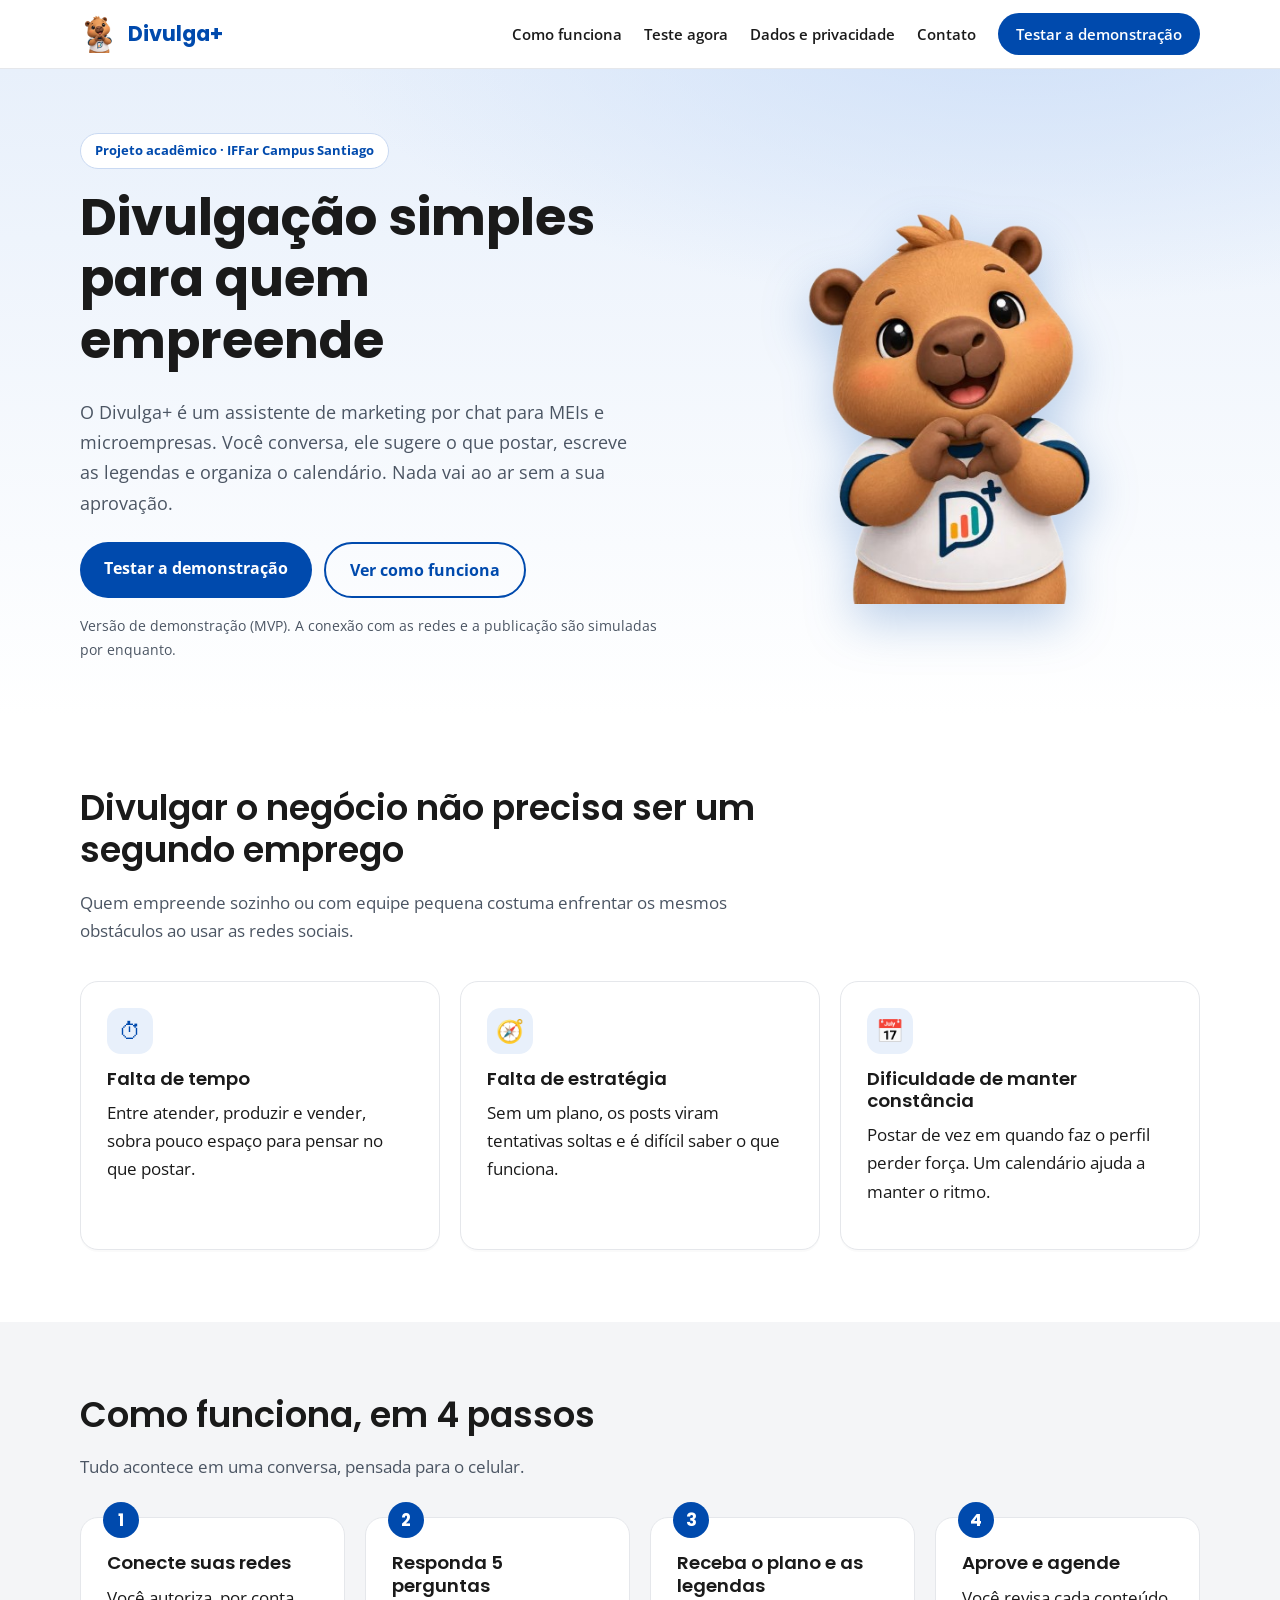
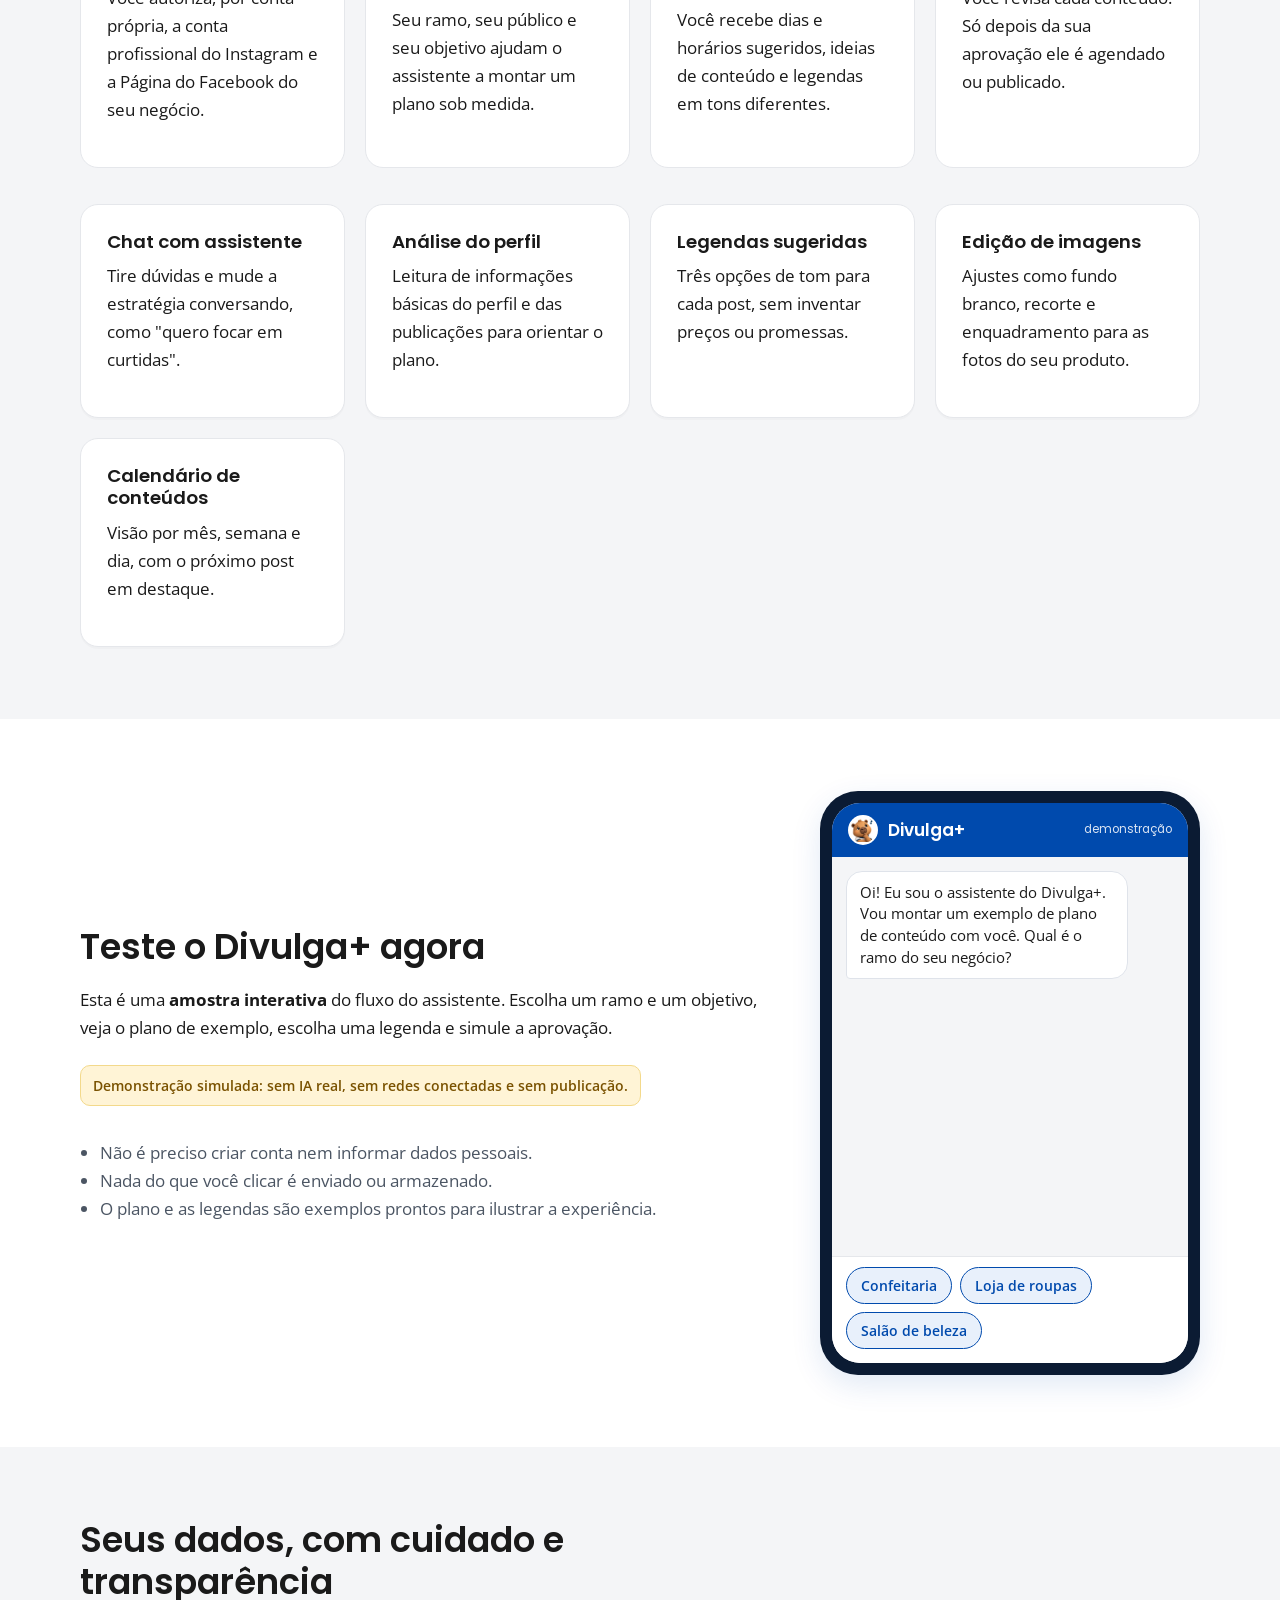
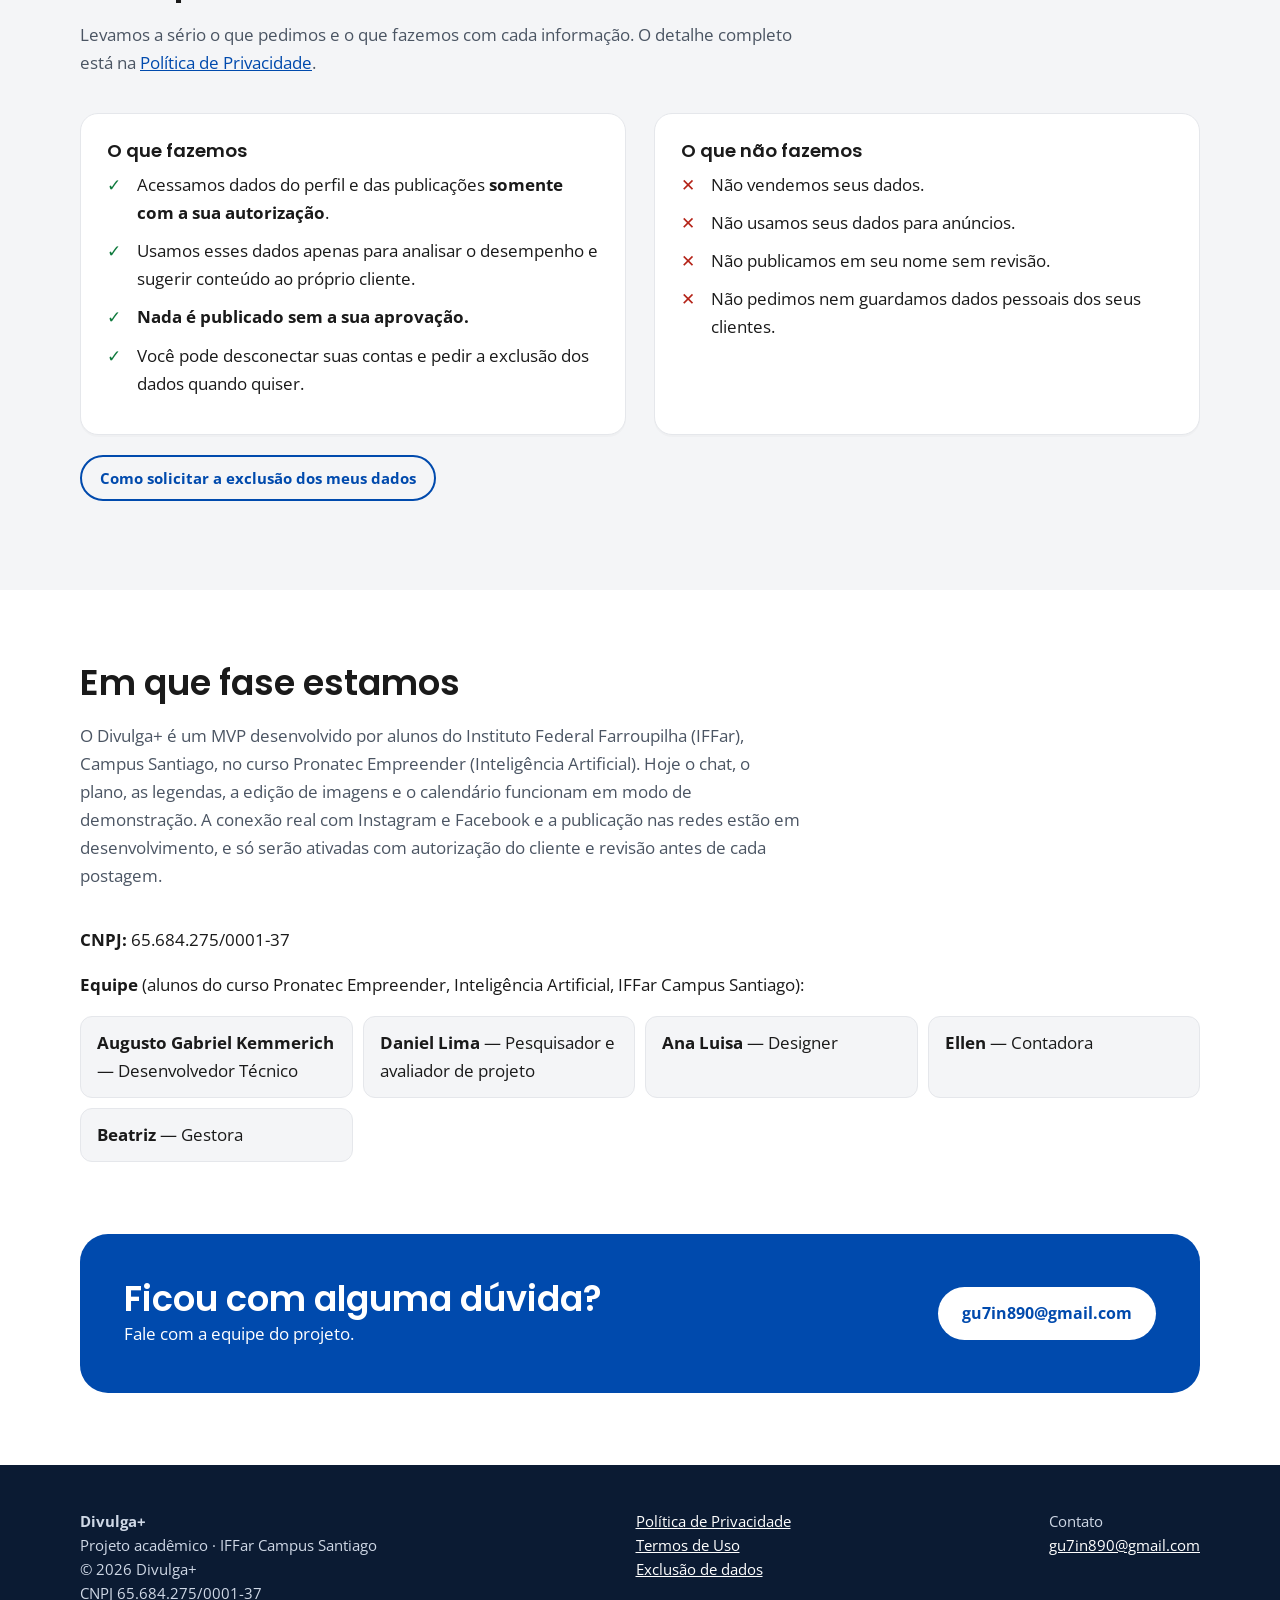
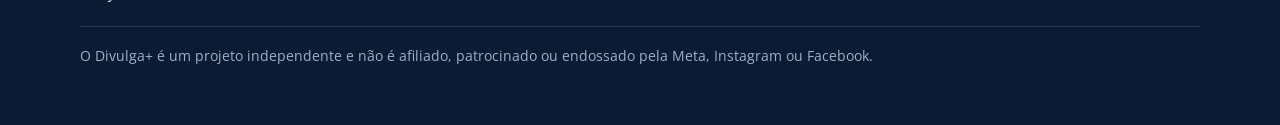
<file: index.html>
<!doctype html>
<html lang="pt-BR">
<head>
<meta charset="utf-8">
<meta name="viewport" content="width=device-width, initial-scale=1">
<title>Divulga+ | Assistente de marketing para MEIs e microempresas</title>
<meta name="description" content="Divulga+ é um assistente de marketing por chat para MEIs e microempresas: analisa o perfil, sugere um plano de conteúdo, escreve legendas e só publica depois da sua aprovação. Projeto acadêmico do IFFar Campus Santiago.">
<meta name="theme-color" content="#004AAD">
<link rel="icon" href="assets/mascot-heart.png">
<link rel="preconnect" href="https://fonts.googleapis.com">
<link rel="preconnect" href="https://fonts.gstatic.com" crossorigin>
<link href="https://fonts.googleapis.com/css2?family=Open+Sans:wght@400;600;700&family=Poppins:wght@600;700&display=swap" rel="stylesheet">
<link rel="stylesheet" href="style.css">
</head>
<body>
<a class="skip" href="#conteudo">Ir para o conteúdo</a>

<header class="site-header">
  <div class="wrap nav">
    <a class="brand" href="index.html"><img src="assets/mascot-heart.png" alt="" width="38" height="38">Divulga+</a>
    <button class="menu-btn" id="menuBtn" aria-expanded="false" aria-controls="menu">Menu</button>
    <ul class="menu" id="menu">
      <li><a href="#como-funciona">Como funciona</a></li>
      <li><a href="#testar">Teste agora</a></li>
      <li><a href="#privacidade">Dados e privacidade</a></li>
      <li><a href="#contato">Contato</a></li>
      <li><a class="btn small" href="#testar">Testar a demonstração</a></li>
    </ul>
  </div>
</header>

<main id="conteudo">

<section class="hero">
  <div class="wrap hero-grid">
    <div>
      <span class="eyebrow">Projeto acadêmico · IFFar Campus Santiago</span>
      <h1>Divulgação simples para quem empreende</h1>
      <p class="lead">O Divulga+ é um assistente de marketing por chat para MEIs e microempresas. Você conversa, ele sugere o que postar, escreve as legendas e organiza o calendário. Nada vai ao ar sem a sua aprovação.</p>
      <div class="hero-actions">
        <a class="btn" href="#testar">Testar a demonstração</a>
        <a class="btn ghost" href="#como-funciona">Ver como funciona</a>
      </div>
      <p class="notice">Versão de demonstração (MVP). A conexão com as redes e a publicação são simuladas por enquanto.</p>
    </div>
    <div class="hero-art"><img src="assets/mascot-heart.png" alt="Capivara, mascote do Divulga+, fazendo um coração com as mãos" width="340" height="420"></div>
  </div>
</section>

<section id="problema">
  <div class="wrap">
    <div class="section-head">
      <h2>Divulgar o negócio não precisa ser um segundo emprego</h2>
      <p>Quem empreende sozinho ou com equipe pequena costuma enfrentar os mesmos obstáculos ao usar as redes sociais.</p>
    </div>
    <div class="cards">
      <article class="card"><div class="ico" aria-hidden="true">⏱</div><h3>Falta de tempo</h3><p>Entre atender, produzir e vender, sobra pouco espaço para pensar no que postar.</p></article>
      <article class="card"><div class="ico" aria-hidden="true">🧭</div><h3>Falta de estratégia</h3><p>Sem um plano, os posts viram tentativas soltas e é difícil saber o que funciona.</p></article>
      <article class="card"><div class="ico" aria-hidden="true">📅</div><h3>Dificuldade de manter constância</h3><p>Postar de vez em quando faz o perfil perder força. Um calendário ajuda a manter o ritmo.</p></article>
    </div>
  </div>
</section>

<section id="como-funciona" class="alt">
  <div class="wrap">
    <div class="section-head">
      <h2>Como funciona, em 4 passos</h2>
      <p>Tudo acontece em uma conversa, pensada para o celular.</p>
    </div>
    <ol class="steps">
      <li><h3>Conecte suas redes</h3><p>Você autoriza, por conta própria, a conta profissional do Instagram e a Página do Facebook do seu negócio.</p></li>
      <li><h3>Responda 5 perguntas</h3><p>Seu ramo, seu público e seu objetivo ajudam o assistente a montar um plano sob medida.</p></li>
      <li><h3>Receba o plano e as legendas</h3><p>Você recebe dias e horários sugeridos, ideias de conteúdo e legendas em tons diferentes.</p></li>
      <li><h3>Aprove e agende</h3><p>Você revisa cada conteúdo. Só depois da sua aprovação ele é agendado ou publicado.</p></li>
    </ol>
    <div class="cards" style="margin-top:36px">
      <article class="card"><h3>Chat com assistente</h3><p>Tire dúvidas e mude a estratégia conversando, como "quero focar em curtidas".</p></article>
      <article class="card"><h3>Análise do perfil</h3><p>Leitura de informações básicas do perfil e das publicações para orientar o plano.</p></article>
      <article class="card"><h3>Legendas sugeridas</h3><p>Três opções de tom para cada post, sem inventar preços ou promessas.</p></article>
      <article class="card"><h3>Edição de imagens</h3><p>Ajustes como fundo branco, recorte e enquadramento para as fotos do seu produto.</p></article>
      <article class="card"><h3>Calendário de conteúdos</h3><p>Visão por mês, semana e dia, com o próximo post em destaque.</p></article>
    </div>
  </div>
</section>

<section id="testar">
  <div class="wrap demo-grid">
    <div class="demo-copy">
      <h2>Teste o Divulga+ agora</h2>
      <p>Esta é uma <strong>amostra interativa</strong> do fluxo do assistente. Escolha um ramo e um objetivo, veja o plano de exemplo, escolha uma legenda e simule a aprovação.</p>
      <span class="badge-sim">Demonstração simulada: sem IA real, sem redes conectadas e sem publicação.</span>
      <ul>
        <li>Não é preciso criar conta nem informar dados pessoais.</li>
        <li>Nada do que você clicar é enviado ou armazenado.</li>
        <li>O plano e as legendas são exemplos prontos para ilustrar a experiência.</li>
      </ul>
    </div>
    <div class="phone" aria-label="Demonstração interativa do Divulga+">
      <div class="screen">
        <div class="screen-top"><img src="assets/mascot-thinking.png" alt="" width="30" height="30"><span>Divulga+</span><small>demonstração</small></div>
        <div class="log" id="log" role="log" aria-live="polite" aria-label="Conversa de demonstração"></div>
        <div class="chips" id="chips"></div>
      </div>
    </div>
  </div>
</section>

<section id="privacidade" class="alt">
  <div class="wrap">
    <div class="section-head">
      <h2>Seus dados, com cuidado e transparência</h2>
      <p>Levamos a sério o que pedimos e o que fazemos com cada informação. O detalhe completo está na <a href="privacidade.html">Política de Privacidade</a>.</p>
    </div>
    <div class="two">
      <div class="card">
        <h3>O que fazemos</h3>
        <ul class="check">
          <li>Acessamos dados do perfil e das publicações <strong>somente com a sua autorização</strong>.</li>
          <li>Usamos esses dados apenas para analisar o desempenho e sugerir conteúdo ao próprio cliente.</li>
          <li><strong>Nada é publicado sem a sua aprovação.</strong></li>
          <li>Você pode desconectar suas contas e pedir a exclusão dos dados quando quiser.</li>
        </ul>
      </div>
      <div class="card">
        <h3>O que não fazemos</h3>
        <ul class="check no">
          <li>Não vendemos seus dados.</li>
          <li>Não usamos seus dados para anúncios.</li>
          <li>Não publicamos em seu nome sem revisão.</li>
          <li>Não pedimos nem guardamos dados pessoais dos seus clientes.</li>
        </ul>
      </div>
    </div>
    <p style="margin-top:20px"><a class="btn ghost small" href="privacidade.html#exclusao-de-dados">Como solicitar a exclusão dos meus dados</a></p>
  </div>
</section>

<section id="estado">
  <div class="wrap">
    <div class="section-head">
      <h2>Em que fase estamos</h2>
      <p>O Divulga+ é um MVP desenvolvido por alunos do Instituto Federal Farroupilha (IFFar), Campus Santiago, no curso Pronatec Empreender (Inteligência Artificial). Hoje o chat, o plano, as legendas, a edição de imagens e o calendário funcionam em modo de demonstração. A conexão real com Instagram e Facebook e a publicação nas redes estão em desenvolvimento, e só serão ativadas com autorização do cliente e revisão antes de cada postagem.</p>
    </div>
    <p><strong>CNPJ:</strong> 65.684.275/0001-37</p>
    <p><strong>Equipe</strong> (alunos do curso Pronatec Empreender, Inteligência Artificial, IFFar Campus Santiago):</p>
    <ul class="team"><li><strong>Augusto Gabriel Kemmerich</strong> — Desenvolvedor Técnico</li><li><strong>Daniel Lima</strong> — Pesquisador e avaliador de projeto</li><li><strong>Ana Luisa</strong> — Designer</li><li><strong>Ellen</strong> — Contadora</li><li><strong>Beatriz</strong> — Gestora</li></ul>
  </div>
</section>

<section id="contato" style="padding-top:0">
  <div class="wrap">
    <div class="cta">
      <div>
        <h2>Ficou com alguma dúvida?</h2>
        <p>Fale com a equipe do projeto.</p>
      </div>
      <a class="btn" href="mailto:gu7in890@gmail.com">gu7in890@gmail.com</a>
    </div>
  </div>
</section>

</main>

<footer class="site-footer">
  <div class="wrap">
    <div class="foot">
      <div><strong>Divulga+</strong><br>Projeto acadêmico · IFFar Campus Santiago<br>© 2026 Divulga+<br>CNPJ 65.684.275/0001-37</div>
      <div><a href="privacidade.html">Política de Privacidade</a><br><a href="termos.html">Termos de Uso</a><br><a href="privacidade.html#exclusao-de-dados">Exclusão de dados</a></div>
      <div>Contato<br><a href="mailto:gu7in890@gmail.com">gu7in890@gmail.com</a></div>
    </div>
    <p class="disclaimer">O Divulga+ é um projeto independente e não é afiliado, patrocinado ou endossado pela Meta, Instagram ou Facebook.</p>
  </div>
</footer>

<script>
(function(){
  // Menu móvel
  var btn=document.getElementById('menuBtn'),menu=document.getElementById('menu');
  btn.addEventListener('click',function(){var o=menu.classList.toggle('open');btn.setAttribute('aria-expanded',o)});
  menu.addEventListener('click',function(e){if(e.target.tagName==='A'){menu.classList.remove('open');btn.setAttribute('aria-expanded','false')}});

  // Demonstração simulada (nenhum dado sai do navegador)
  var log=document.getElementById('log'),chips=document.getElementById('chips');
  var state={};
  var NEG={
    'Confeitaria':{noun:'nossa confeitaria',item:'bolos e doces'},
    'Loja de roupas':{noun:'nossa loja',item:'peças da coleção'},
    'Salão de beleza':{noun:'nosso salão',item:'atendimentos'}
  };
  var GOALS={
    'Mais curtidas':['Bastidores do dia a dia','Produto em destaque','Pergunta para o público'],
    'Mais seguidores':['Dica útil do seu ramo','Produto em destaque','Convite para seguir e compartilhar'],
    'Mais vendas':['Produto em destaque','Como pedir ou agendar','Novidade da semana']
  };
  var DAYS=[['Segunda','18h'],['Quarta','12h'],['Sexta','19h']];

  function add(cls,text){var d=document.createElement('div');d.className='msg '+cls;d.textContent=text;log.appendChild(d);log.scrollTop=log.scrollHeight;return d}
  function addHTMLCard(node){log.appendChild(node);log.scrollTop=log.scrollHeight}
  function setChips(list){
    chips.innerHTML='';
    list.forEach(function(c){
      var b=document.createElement('button');b.type='button';b.className='chip'+(c.primary?' primary':'');b.textContent=c.label;
      b.addEventListener('click',function(){c.fn(c.label)});chips.appendChild(b);
    });
  }
  function start(){
    log.innerHTML='';state={};
    add('bot','Oi! Eu sou o assistente do Divulga+. Vou montar um exemplo de plano de conteúdo com você. Qual é o ramo do seu negócio?');
    setChips(Object.keys(NEG).map(function(k){return{label:k,fn:pickBiz}}));
  }
  function pickBiz(k){
    state.biz=k;add('me',k);
    add('bot','Legal! E qual é o seu objetivo principal agora?');
    setChips(Object.keys(GOALS).map(function(g){return{label:g,fn:pickGoal}}));
  }
  function pickGoal(g){
    state.goal=g;add('me',g);
    add('bot','Pronto! Este é um plano de exemplo para a semana, focado em "'+g.toLowerCase()+'":');
    var card=document.createElement('div');card.className='post-card';
    var body=document.createElement('div');body.className='body';
    var tag=document.createElement('span');tag.className='tag';tag.textContent='Plano de exemplo';body.appendChild(tag);
    GOALS[g].forEach(function(t,i){
      var r=document.createElement('div');r.className='plan-row';
      var a=document.createElement('span');a.textContent=DAYS[i][0]+' · '+DAYS[i][1];
      var b=document.createElement('strong');b.textContent=t;
      r.appendChild(a);r.appendChild(b);body.appendChild(r);
    });
    card.appendChild(body);addHTMLCard(card);
    setChips([{label:'Criar legendas do 1º post',primary:true,fn:showCaptions},{label:'Recomeçar',fn:start}]);
  }
  function captions(){
    var n=NEG[state.biz],t=GOALS[state.goal][0];
    return {
      'Direto':'Hoje tem '+t.toLowerCase()+' em '+n.noun+'. Vem ver os nossos '+n.item+' e fale com a gente!',
      'Divertido':'Spoiler do dia: '+t.toLowerCase()+' em '+n.noun+'! Marca aquela pessoa que precisa ver isso. 😄',
      'Caloroso':'Feito com carinho para você. Venha conhecer '+n.noun+' e se sentir em casa. 💙'
    };
  }
  function showCaptions(lbl){
    add('me',typeof lbl==='string'?lbl:'Criar legendas do 1º post');
    var c=captions(),list=[];
    add('bot','Aqui estão 3 opções de tom (exemplos, sem preços ou promessas inventadas). Qual você prefere?');
    Object.keys(c).forEach(function(k){
      var d=add('bot',k+': '+c[k]);
      list.push({label:'Usar: '+k,fn:function(){useCaption(k,c[k])}});
    });
    list.push({label:'Recomeçar',fn:start});
    setChips(list);
  }
  function useCaption(k,txt){
    add('me','Usar: '+k);
    add('bot','Ótima escolha! Antes de qualquer coisa, você revisa e aprova:');
    var card=document.createElement('div');card.className='post-card';
    var ph=document.createElement('div');ph.className='ph';ph.textContent='Espaço da sua foto';
    var body=document.createElement('div');body.className='body';
    var tag=document.createElement('span');tag.className='tag';tag.textContent='Aguardando a sua aprovação';
    var p=document.createElement('div');p.textContent=txt;
    var when=document.createElement('div');when.style.cssText='margin-top:6px;color:#4b5563;font-size:.8rem';when.textContent='Sugestão: '+DAYS[0][0]+', '+DAYS[0][1];
    body.appendChild(tag);body.appendChild(p);body.appendChild(when);
    card.appendChild(ph);card.appendChild(body);addHTMLCard(card);
    setChips([{label:'Aprovar e agendar',primary:true,fn:approve},{label:'Outra versão',fn:showCaptions},{label:'Recomeçar',fn:start}]);
  }
  function approve(){
    add('me','Aprovar e agendar');
    add('bot','Aprovado! Na versão real, o post seria agendado para '+DAYS[0][0]+', '+DAYS[0][1]+'. Lembrete: esta é uma demonstração e nada foi publicado em nenhuma rede.');
    setChips([{label:'Refazer a demonstração',primary:true,fn:start}]);
  }
  start();
})();
</script>
</body>
</html>
</file>
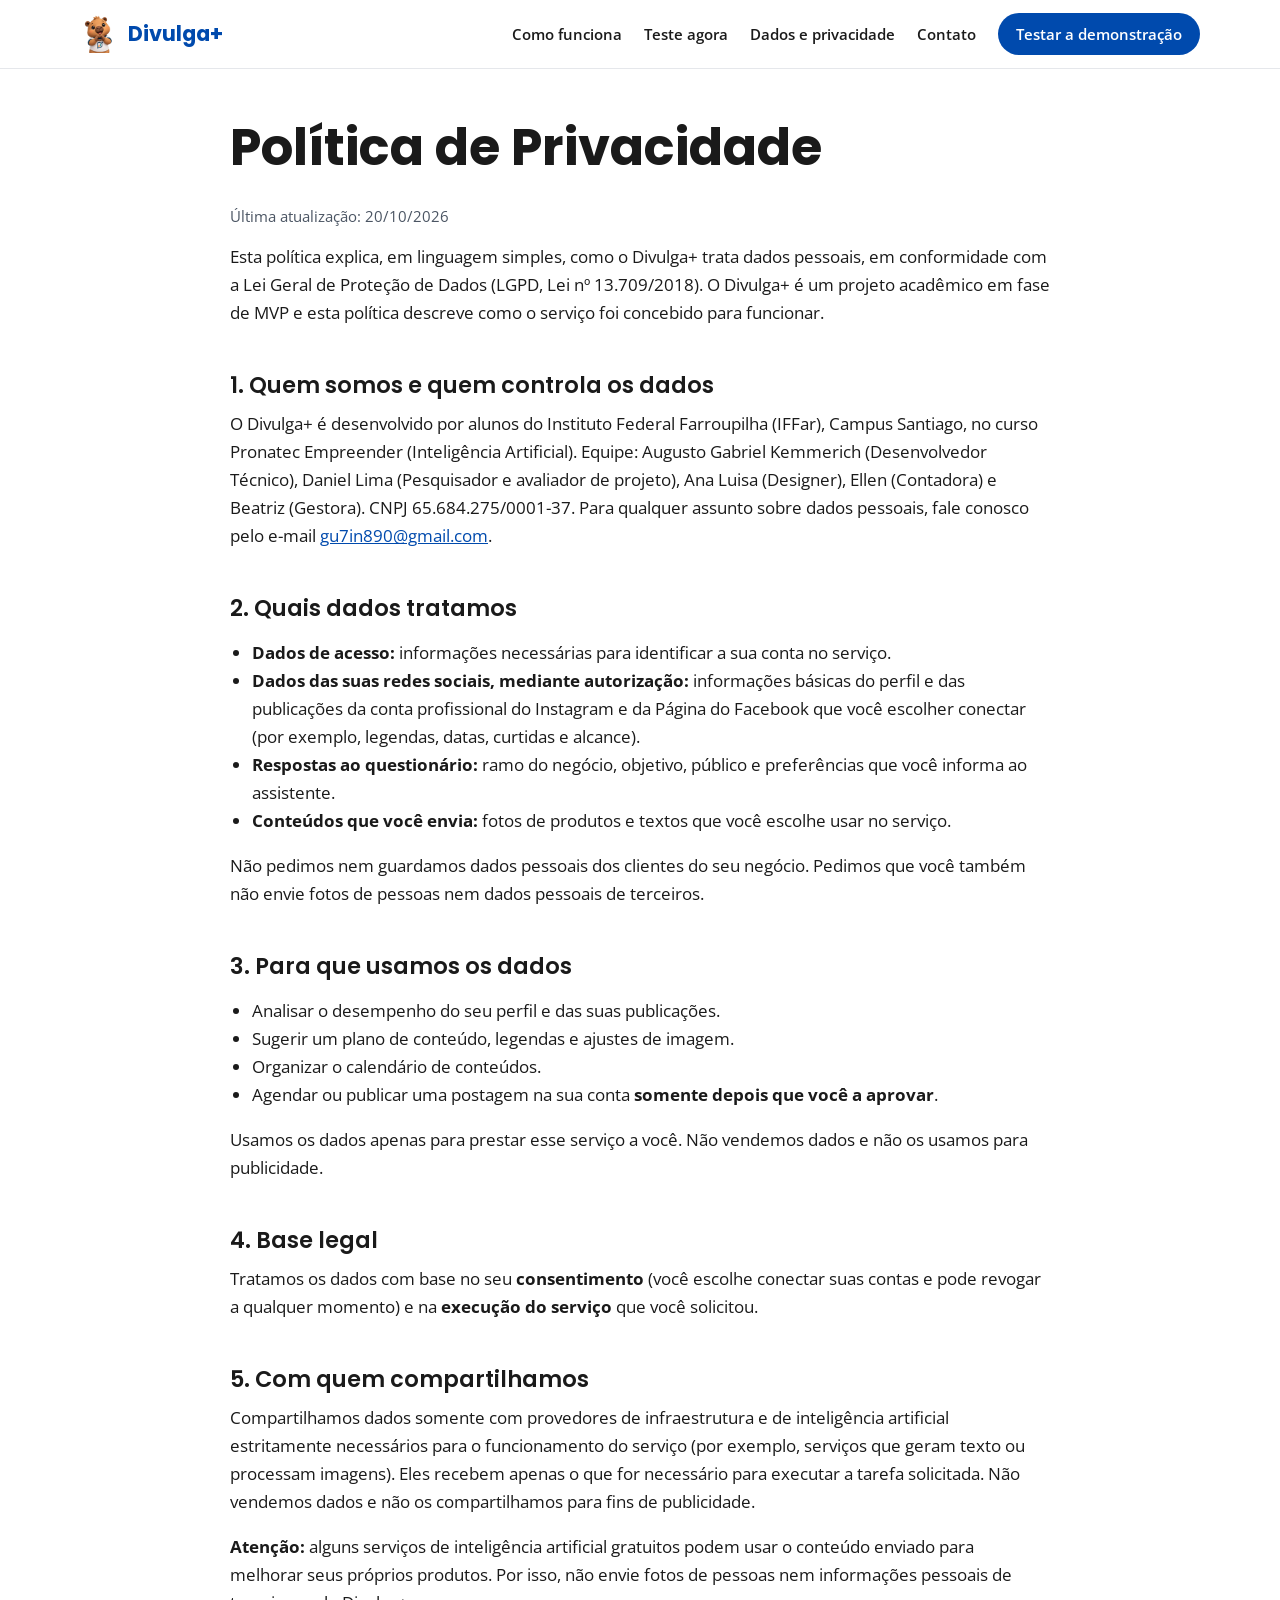
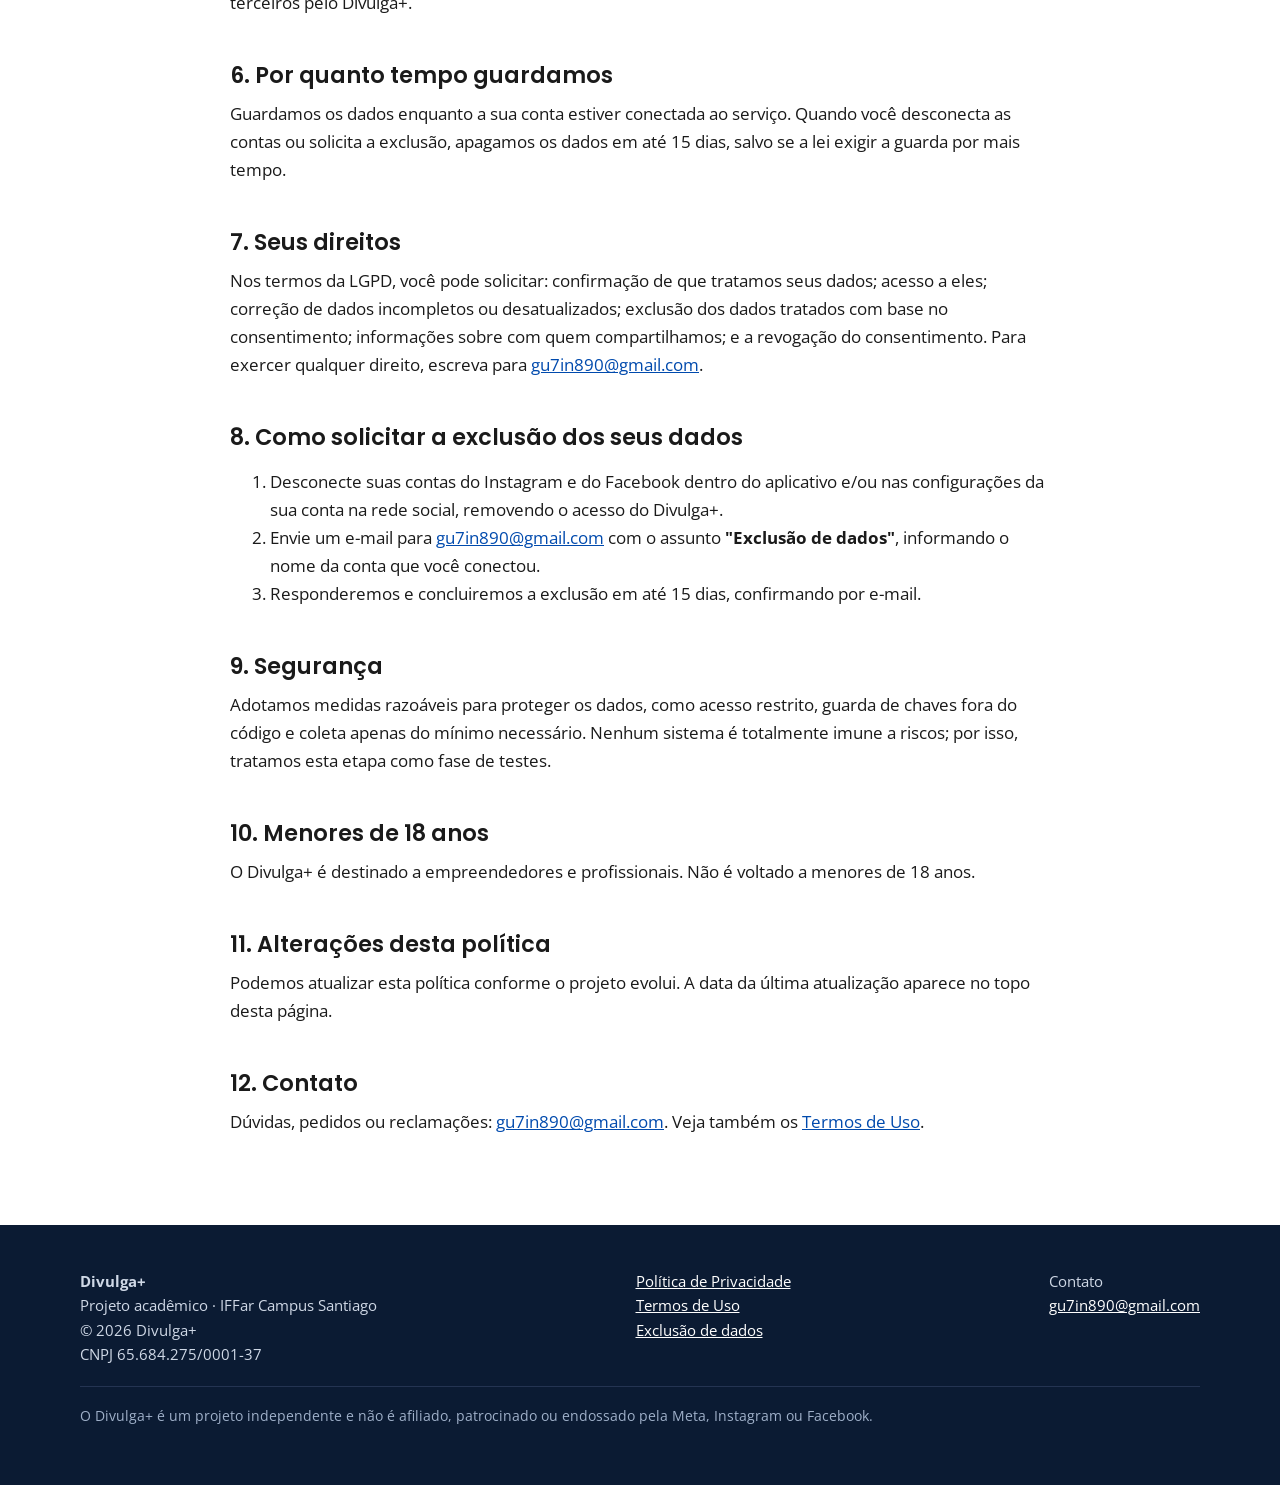
<file: privacidade.html>
<!doctype html>
<html lang="pt-BR">
<head>
<meta charset="utf-8">
<meta name="viewport" content="width=device-width, initial-scale=1">
<title>Política de Privacidade | Divulga+</title>
<meta name="description" content="Política de Privacidade do Divulga+: quais dados são acessados, para quê, com quem são compartilhados, por quanto tempo são guardados e como solicitar a exclusão.">
<meta name="theme-color" content="#004AAD">
<link rel="icon" href="assets/mascot-heart.png">
<link rel="preconnect" href="https://fonts.googleapis.com">
<link rel="preconnect" href="https://fonts.gstatic.com" crossorigin>
<link href="https://fonts.googleapis.com/css2?family=Open+Sans:wght@400;600;700&family=Poppins:wght@600;700&display=swap" rel="stylesheet">
<link rel="stylesheet" href="style.css">
</head>
<body>
<a class="skip" href="#conteudo">Ir para o conteúdo</a>
<header class="site-header">
  <div class="wrap nav">
    <a class="brand" href="index.html"><img src="assets/mascot-heart.png" alt="" width="38" height="38">Divulga+</a>
    <button class="menu-btn" id="menuBtn" aria-expanded="false" aria-controls="menu">Menu</button>
    <ul class="menu" id="menu">
      <li><a href="index.html#como-funciona">Como funciona</a></li>
      <li><a href="index.html#testar">Teste agora</a></li>
      <li><a href="index.html#privacidade">Dados e privacidade</a></li>
      <li><a href="index.html#contato">Contato</a></li>
      <li><a class="btn small" href="index.html#testar">Testar a demonstração</a></li>
    </ul>
  </div>
</header>

<main id="conteudo" class="legal">
<div class="wrap">
<h1>Política de Privacidade</h1>
<p class="updated">Última atualização: 20/10/2026</p>
<p>Esta política explica, em linguagem simples, como o Divulga+ trata dados pessoais, em conformidade com a Lei Geral de Proteção de Dados (LGPD, Lei nº 13.709/2018). O Divulga+ é um projeto acadêmico em fase de MVP e esta política descreve como o serviço foi concebido para funcionar.</p>

<h2>1. Quem somos e quem controla os dados</h2>
<p>O Divulga+ é desenvolvido por alunos do Instituto Federal Farroupilha (IFFar), Campus Santiago, no curso Pronatec Empreender (Inteligência Artificial). Equipe: Augusto Gabriel Kemmerich (Desenvolvedor Técnico), Daniel Lima (Pesquisador e avaliador de projeto), Ana Luisa (Designer), Ellen (Contadora) e Beatriz (Gestora). CNPJ 65.684.275/0001-37. Para qualquer assunto sobre dados pessoais, fale conosco pelo e-mail <a href="mailto:gu7in890@gmail.com">gu7in890@gmail.com</a>.</p>

<h2>2. Quais dados tratamos</h2>
<ul>
  <li><strong>Dados de acesso:</strong> informações necessárias para identificar a sua conta no serviço.</li>
  <li><strong>Dados das suas redes sociais, mediante autorização:</strong> informações básicas do perfil e das publicações da conta profissional do Instagram e da Página do Facebook que você escolher conectar (por exemplo, legendas, datas, curtidas e alcance).</li>
  <li><strong>Respostas ao questionário:</strong> ramo do negócio, objetivo, público e preferências que você informa ao assistente.</li>
  <li><strong>Conteúdos que você envia:</strong> fotos de produtos e textos que você escolhe usar no serviço.</li>
</ul>
<p>Não pedimos nem guardamos dados pessoais dos clientes do seu negócio. Pedimos que você também não envie fotos de pessoas nem dados pessoais de terceiros.</p>

<h2>3. Para que usamos os dados</h2>
<ul>
  <li>Analisar o desempenho do seu perfil e das suas publicações.</li>
  <li>Sugerir um plano de conteúdo, legendas e ajustes de imagem.</li>
  <li>Organizar o calendário de conteúdos.</li>
  <li>Agendar ou publicar uma postagem na sua conta <strong>somente depois que você a aprovar</strong>.</li>
</ul>
<p>Usamos os dados apenas para prestar esse serviço a você. Não vendemos dados e não os usamos para publicidade.</p>

<h2>4. Base legal</h2>
<p>Tratamos os dados com base no seu <strong>consentimento</strong> (você escolhe conectar suas contas e pode revogar a qualquer momento) e na <strong>execução do serviço</strong> que você solicitou.</p>

<h2>5. Com quem compartilhamos</h2>
<p>Compartilhamos dados somente com provedores de infraestrutura e de inteligência artificial estritamente necessários para o funcionamento do serviço (por exemplo, serviços que geram texto ou processam imagens). Eles recebem apenas o que for necessário para executar a tarefa solicitada. Não vendemos dados e não os compartilhamos para fins de publicidade.</p>
<p><strong>Atenção:</strong> alguns serviços de inteligência artificial gratuitos podem usar o conteúdo enviado para melhorar seus próprios produtos. Por isso, não envie fotos de pessoas nem informações pessoais de terceiros pelo Divulga+.</p>

<h2>6. Por quanto tempo guardamos</h2>
<p>Guardamos os dados enquanto a sua conta estiver conectada ao serviço. Quando você desconecta as contas ou solicita a exclusão, apagamos os dados em até 15 dias, salvo se a lei exigir a guarda por mais tempo.</p>

<h2>7. Seus direitos</h2>
<p>Nos termos da LGPD, você pode solicitar: confirmação de que tratamos seus dados; acesso a eles; correção de dados incompletos ou desatualizados; exclusão dos dados tratados com base no consentimento; informações sobre com quem compartilhamos; e a revogação do consentimento. Para exercer qualquer direito, escreva para <a href="mailto:gu7in890@gmail.com">gu7in890@gmail.com</a>.</p>

<h2 id="exclusao-de-dados">8. Como solicitar a exclusão dos seus dados</h2>
<ol>
  <li>Desconecte suas contas do Instagram e do Facebook dentro do aplicativo e/ou nas configurações da sua conta na rede social, removendo o acesso do Divulga+.</li>
  <li>Envie um e-mail para <a href="mailto:gu7in890@gmail.com">gu7in890@gmail.com</a> com o assunto <strong>"Exclusão de dados"</strong>, informando o nome da conta que você conectou.</li>
  <li>Responderemos e concluiremos a exclusão em até 15 dias, confirmando por e-mail.</li>
</ol>

<h2>9. Segurança</h2>
<p>Adotamos medidas razoáveis para proteger os dados, como acesso restrito, guarda de chaves fora do código e coleta apenas do mínimo necessário. Nenhum sistema é totalmente imune a riscos; por isso, tratamos esta etapa como fase de testes.</p>

<h2>10. Menores de 18 anos</h2>
<p>O Divulga+ é destinado a empreendedores e profissionais. Não é voltado a menores de 18 anos.</p>

<h2>11. Alterações desta política</h2>
<p>Podemos atualizar esta política conforme o projeto evolui. A data da última atualização aparece no topo desta página.</p>

<h2>12. Contato</h2>
<p>Dúvidas, pedidos ou reclamações: <a href="mailto:gu7in890@gmail.com">gu7in890@gmail.com</a>. Veja também os <a href="termos.html">Termos de Uso</a>.</p>
</div>
</main>

<footer class="site-footer">
  <div class="wrap">
    <div class="foot">
      <div><strong>Divulga+</strong><br>Projeto acadêmico · IFFar Campus Santiago<br>© 2026 Divulga+<br>CNPJ 65.684.275/0001-37</div>
      <div><a href="privacidade.html">Política de Privacidade</a><br><a href="termos.html">Termos de Uso</a><br><a href="privacidade.html#exclusao-de-dados">Exclusão de dados</a></div>
      <div>Contato<br><a href="mailto:gu7in890@gmail.com">gu7in890@gmail.com</a></div>
    </div>
    <p class="disclaimer">O Divulga+ é um projeto independente e não é afiliado, patrocinado ou endossado pela Meta, Instagram ou Facebook.</p>
  </div>
</footer>
<script>
(function(){var b=document.getElementById('menuBtn'),m=document.getElementById('menu');b.addEventListener('click',function(){var o=m.classList.toggle('open');b.setAttribute('aria-expanded',o)})})();
</script>
</body>
</html>
</file>
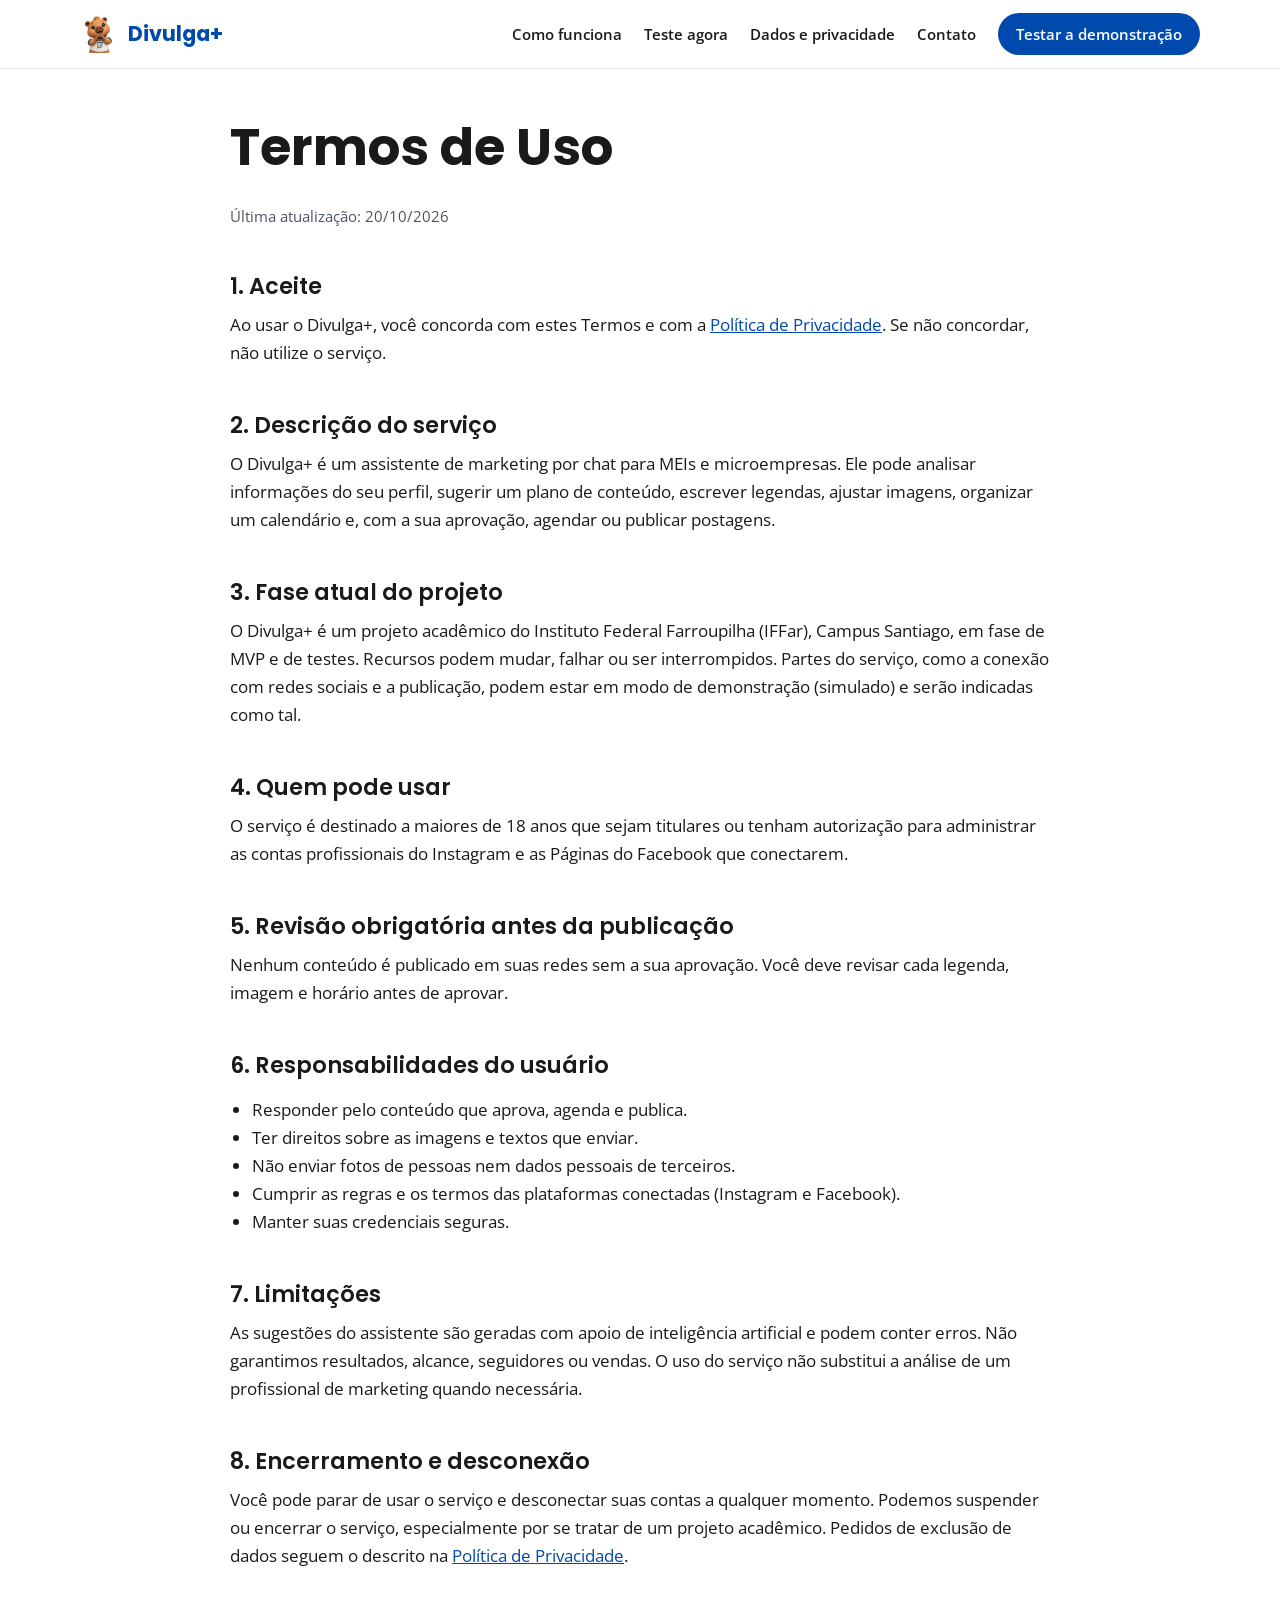
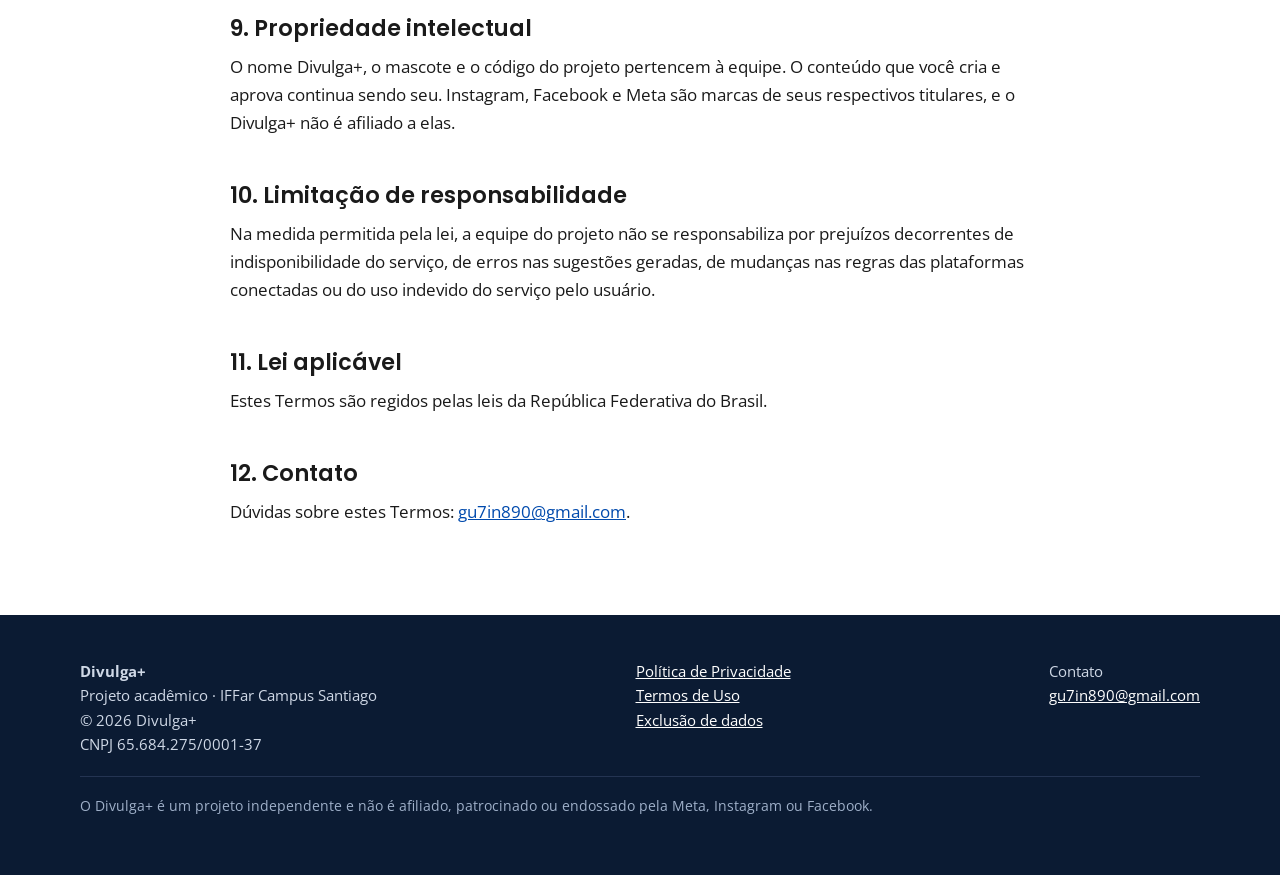
<file: termos.html>
<!doctype html>
<html lang="pt-BR">
<head>
<meta charset="utf-8">
<meta name="viewport" content="width=device-width, initial-scale=1">
<title>Termos de Uso | Divulga+</title>
<meta name="description" content="Termos de Uso do Divulga+: descrição do serviço, responsabilidades, limitações do MVP acadêmico, revisão antes da publicação e encerramento.">
<meta name="theme-color" content="#004AAD">
<link rel="icon" href="assets/mascot-heart.png">
<link rel="preconnect" href="https://fonts.googleapis.com">
<link rel="preconnect" href="https://fonts.gstatic.com" crossorigin>
<link href="https://fonts.googleapis.com/css2?family=Open+Sans:wght@400;600;700&family=Poppins:wght@600;700&display=swap" rel="stylesheet">
<link rel="stylesheet" href="style.css">
</head>
<body>
<a class="skip" href="#conteudo">Ir para o conteúdo</a>
<header class="site-header">
  <div class="wrap nav">
    <a class="brand" href="index.html"><img src="assets/mascot-heart.png" alt="" width="38" height="38">Divulga+</a>
    <button class="menu-btn" id="menuBtn" aria-expanded="false" aria-controls="menu">Menu</button>
    <ul class="menu" id="menu">
      <li><a href="index.html#como-funciona">Como funciona</a></li>
      <li><a href="index.html#testar">Teste agora</a></li>
      <li><a href="index.html#privacidade">Dados e privacidade</a></li>
      <li><a href="index.html#contato">Contato</a></li>
      <li><a class="btn small" href="index.html#testar">Testar a demonstração</a></li>
    </ul>
  </div>
</header>

<main id="conteudo" class="legal">
<div class="wrap">
<h1>Termos de Uso</h1>
<p class="updated">Última atualização: 20/10/2026</p>

<h2>1. Aceite</h2>
<p>Ao usar o Divulga+, você concorda com estes Termos e com a <a href="privacidade.html">Política de Privacidade</a>. Se não concordar, não utilize o serviço.</p>

<h2>2. Descrição do serviço</h2>
<p>O Divulga+ é um assistente de marketing por chat para MEIs e microempresas. Ele pode analisar informações do seu perfil, sugerir um plano de conteúdo, escrever legendas, ajustar imagens, organizar um calendário e, com a sua aprovação, agendar ou publicar postagens.</p>

<h2>3. Fase atual do projeto</h2>
<p>O Divulga+ é um projeto acadêmico do Instituto Federal Farroupilha (IFFar), Campus Santiago, em fase de MVP e de testes. Recursos podem mudar, falhar ou ser interrompidos. Partes do serviço, como a conexão com redes sociais e a publicação, podem estar em modo de demonstração (simulado) e serão indicadas como tal.</p>

<h2>4. Quem pode usar</h2>
<p>O serviço é destinado a maiores de 18 anos que sejam titulares ou tenham autorização para administrar as contas profissionais do Instagram e as Páginas do Facebook que conectarem.</p>

<h2>5. Revisão obrigatória antes da publicação</h2>
<p>Nenhum conteúdo é publicado em suas redes sem a sua aprovação. Você deve revisar cada legenda, imagem e horário antes de aprovar.</p>

<h2>6. Responsabilidades do usuário</h2>
<ul>
  <li>Responder pelo conteúdo que aprova, agenda e publica.</li>
  <li>Ter direitos sobre as imagens e textos que enviar.</li>
  <li>Não enviar fotos de pessoas nem dados pessoais de terceiros.</li>
  <li>Cumprir as regras e os termos das plataformas conectadas (Instagram e Facebook).</li>
  <li>Manter suas credenciais seguras.</li>
</ul>

<h2>7. Limitações</h2>
<p>As sugestões do assistente são geradas com apoio de inteligência artificial e podem conter erros. Não garantimos resultados, alcance, seguidores ou vendas. O uso do serviço não substitui a análise de um profissional de marketing quando necessária.</p>

<h2>8. Encerramento e desconexão</h2>
<p>Você pode parar de usar o serviço e desconectar suas contas a qualquer momento. Podemos suspender ou encerrar o serviço, especialmente por se tratar de um projeto acadêmico. Pedidos de exclusão de dados seguem o descrito na <a href="privacidade.html#exclusao-de-dados">Política de Privacidade</a>.</p>

<h2>9. Propriedade intelectual</h2>
<p>O nome Divulga+, o mascote e o código do projeto pertencem à equipe. O conteúdo que você cria e aprova continua sendo seu. Instagram, Facebook e Meta são marcas de seus respectivos titulares, e o Divulga+ não é afiliado a elas.</p>

<h2>10. Limitação de responsabilidade</h2>
<p>Na medida permitida pela lei, a equipe do projeto não se responsabiliza por prejuízos decorrentes de indisponibilidade do serviço, de erros nas sugestões geradas, de mudanças nas regras das plataformas conectadas ou do uso indevido do serviço pelo usuário.</p>

<h2>11. Lei aplicável</h2>
<p>Estes Termos são regidos pelas leis da República Federativa do Brasil.</p>

<h2>12. Contato</h2>
<p>Dúvidas sobre estes Termos: <a href="mailto:gu7in890@gmail.com">gu7in890@gmail.com</a>.</p>
</div>
</main>

<footer class="site-footer">
  <div class="wrap">
    <div class="foot">
      <div><strong>Divulga+</strong><br>Projeto acadêmico · IFFar Campus Santiago<br>© 2026 Divulga+<br>CNPJ 65.684.275/0001-37</div>
      <div><a href="privacidade.html">Política de Privacidade</a><br><a href="termos.html">Termos de Uso</a><br><a href="privacidade.html#exclusao-de-dados">Exclusão de dados</a></div>
      <div>Contato<br><a href="mailto:gu7in890@gmail.com">gu7in890@gmail.com</a></div>
    </div>
    <p class="disclaimer">O Divulga+ é um projeto independente e não é afiliado, patrocinado ou endossado pela Meta, Instagram ou Facebook.</p>
  </div>
</footer>
<script>
(function(){var b=document.getElementById('menuBtn'),m=document.getElementById('menu');b.addEventListener('click',function(){var o=m.classList.toggle('open');b.setAttribute('aria-expanded',o)})})();
</script>
</body>
</html>
</file>
<file: style.css>
:root{
  --blue:#004AAD; --blue-dark:#00357d; --blue-soft:#e8f0fb;
  --gray:#D9D9D9; --gray-soft:#f4f5f7; --ink:#1A1A1A; --muted:#4b5563;
  --white:#fff; --ok:#0f7a3d; --radius:18px;
  --shadow:0 10px 30px rgba(0,74,173,.12);
}
*{box-sizing:border-box}
html{scroll-behavior:smooth}
body{margin:0;font-family:"Open Sans",system-ui,-apple-system,"Segoe UI",sans-serif;color:var(--ink);background:var(--white);line-height:1.65;font-size:17px}
h1,h2,h3{font-family:"Poppins",system-ui,sans-serif;line-height:1.2;margin:0 0 .5em;color:var(--ink)}
h1{font-size:clamp(2rem,5vw,3.2rem);font-weight:700}
h2{font-size:clamp(1.6rem,3.5vw,2.2rem);font-weight:600}
h3{font-size:1.15rem;font-weight:600}
p{margin:0 0 1em}
a{color:var(--blue)}
img{max-width:100%;height:auto}
.wrap{width:min(1120px,100% - 32px);margin-inline:auto}
.skip{position:absolute;left:-999px;top:8px;background:var(--blue);color:#fff;padding:8px 14px;border-radius:8px;z-index:100}
.skip:focus{left:8px}
:focus-visible{outline:3px solid #ffb703;outline-offset:3px;border-radius:6px}

/* Header */
.site-header{position:sticky;top:0;z-index:50;background:rgba(255,255,255,.92);backdrop-filter:blur(8px);border-bottom:1px solid #e5e7eb}
.nav{display:flex;align-items:center;justify-content:space-between;gap:16px;min-height:68px}
.brand{display:flex;align-items:center;gap:10px;font-family:"Poppins",sans-serif;font-weight:700;font-size:1.3rem;color:var(--blue);text-decoration:none}
.brand img{width:38px;height:38px;object-fit:contain}
.menu{display:flex;align-items:center;gap:22px;list-style:none;margin:0;padding:0}
.menu a{color:var(--ink);text-decoration:none;font-weight:600;font-size:.95rem}
.menu a:hover{color:var(--blue)}
.menu-btn{display:none;background:none;border:2px solid var(--blue);color:var(--blue);border-radius:10px;padding:8px 12px;font-weight:700;font-family:inherit;cursor:pointer}
.btn{display:inline-block;background:var(--blue);color:#fff!important;text-decoration:none;font-weight:700;padding:13px 24px;border-radius:999px;border:0;cursor:pointer;font-family:inherit;font-size:1rem;transition:transform .15s,background .15s}
.btn:hover{background:var(--blue-dark);transform:translateY(-1px)}
.btn.ghost{background:transparent;color:var(--blue)!important;border:2px solid var(--blue)}
.btn.ghost:hover{background:var(--blue-soft)}
.btn.small{padding:9px 18px;font-size:.92rem}

/* Hero */
.hero{background:radial-gradient(1200px 500px at 80% -10%,#cfe0f8 0%,transparent 60%),linear-gradient(180deg,var(--blue-soft),#fff);padding:64px 0 40px}
.hero-grid{display:grid;grid-template-columns:1.1fr .9fr;gap:40px;align-items:center}
.eyebrow{display:inline-block;background:#fff;border:1px solid #c9d9f2;color:var(--blue);font-weight:700;font-size:.82rem;padding:6px 14px;border-radius:999px;margin-bottom:18px}
.hero p.lead{font-size:1.15rem;color:var(--muted);max-width:56ch}
.hero-actions{display:flex;flex-wrap:wrap;gap:12px;margin-top:24px}
.hero-art{display:flex;justify-content:center}
.hero-art img{width:min(340px,80%);filter:drop-shadow(0 18px 24px rgba(0,74,173,.25))}
.notice{font-size:.88rem;color:var(--muted);margin-top:16px}

/* Sections */
section{padding:72px 0}
.alt{background:var(--gray-soft)}
.section-head{max-width:720px;margin-bottom:36px}
.section-head p{color:var(--muted)}
.cards{display:grid;grid-template-columns:repeat(auto-fit,minmax(240px,1fr));gap:20px}
.card{background:#fff;border:1px solid #e5e7eb;border-radius:var(--radius);padding:26px;box-shadow:0 2px 0 rgba(0,0,0,.02)}
.card .ico{width:46px;height:46px;border-radius:14px;background:var(--blue-soft);color:var(--blue);display:grid;place-items:center;font-size:1.4rem;margin-bottom:14px}
.steps{counter-reset:s;display:grid;grid-template-columns:repeat(auto-fit,minmax(220px,1fr));gap:20px;list-style:none;padding:0;margin:0}
.steps li{counter-increment:s;background:#fff;border:1px solid #e5e7eb;border-radius:var(--radius);padding:26px;position:relative}
.steps li::before{content:counter(s);position:absolute;top:-16px;left:22px;width:36px;height:36px;border-radius:50%;background:var(--blue);color:#fff;font-weight:700;display:grid;place-items:center;font-family:"Poppins",sans-serif}
.steps h3{margin-top:8px}

/* Demo */
.demo-grid{display:grid;grid-template-columns:1fr minmax(300px,380px);gap:48px;align-items:center}
.demo-copy ul{padding-left:20px;color:var(--muted)}
.badge-sim{display:inline-block;background:#fff4d6;color:#7a5200;border:1px solid #f3d98b;border-radius:10px;padding:8px 12px;font-size:.88rem;font-weight:600;margin:6px 0 16px}
.phone{background:#0b1b33;border-radius:38px;padding:12px;box-shadow:var(--shadow);width:100%;max-width:380px;margin-inline:auto}
.screen{background:var(--gray-soft);border-radius:28px;height:560px;display:flex;flex-direction:column;overflow:hidden}
.screen-top{background:var(--blue);color:#fff;padding:12px 16px;display:flex;align-items:center;gap:10px;font-family:"Poppins",sans-serif;font-weight:600}
.screen-top img{width:30px;height:30px;object-fit:contain;background:#fff;border-radius:50%;padding:2px}
.screen-top small{margin-left:auto;font-weight:400;opacity:.85;font-size:.72rem}
.log{flex:1;overflow-y:auto;padding:14px;display:flex;flex-direction:column;gap:10px;scroll-behavior:smooth}
.log>*{flex-shrink:0}
.msg{max-width:86%;padding:10px 13px;border-radius:16px;font-size:.93rem;line-height:1.45;animation:pop .25s ease both}
.msg.bot{background:#fff;border:1px solid #dfe3ea;align-self:flex-start;border-bottom-left-radius:4px}
.msg.me{background:var(--blue);color:#fff;align-self:flex-end;border-bottom-right-radius:4px}
.msg.bot b{color:var(--blue)}
.chips{display:flex;flex-wrap:wrap;gap:8px;padding:10px 14px 14px;background:#fff;border-top:1px solid #e5e7eb;min-height:64px}
.chip{background:var(--blue-soft);border:1.5px solid var(--blue);color:var(--blue);padding:8px 14px;border-radius:999px;font-weight:600;font-family:inherit;font-size:.88rem;cursor:pointer}
.chip:hover{background:var(--blue);color:#fff}
.chip.primary{background:var(--blue);color:#fff}
.post-card{background:#fff;border:1px solid #dfe3ea;border-radius:14px;overflow:hidden;align-self:stretch;animation:pop .25s ease both}
.post-card .ph{background:linear-gradient(135deg,#cfe0f8,#e8f0fb);height:90px;display:grid;place-items:center;color:var(--blue);font-weight:700;font-size:.82rem}
.post-card .body{padding:10px 13px;font-size:.88rem}
.post-card .tag{display:inline-block;font-size:.72rem;font-weight:700;color:#7a5200;background:#fff4d6;border-radius:6px;padding:2px 8px;margin-bottom:6px}
.plan-row{display:flex;justify-content:space-between;gap:8px;padding:5px 0;border-bottom:1px dashed #dfe3ea;font-size:.88rem}
.plan-row:last-child{border:0}
@keyframes pop{from{opacity:0;transform:translateY(6px)}to{opacity:1;transform:none}}

/* Privacy block */
.two{display:grid;grid-template-columns:1fr 1fr;gap:28px}
.check{list-style:none;padding:0;margin:0}
.check li{padding-left:30px;position:relative;margin-bottom:10px}
.check li::before{content:"✓";position:absolute;left:0;color:var(--ok);font-weight:700}
.check.no li::before{content:"✕";color:#b42318}

/* Team / CTA */
.cta{background:var(--blue);color:#fff;border-radius:28px;padding:44px;display:flex;align-items:center;gap:28px;flex-wrap:wrap;justify-content:space-between}
.cta h2,.cta p{color:#fff;margin:0}
.cta .btn{background:#fff;color:var(--blue)!important}

/* Footer */
.site-footer{background:#0b1b33;color:#cfd8e6;padding:44px 0;font-size:.92rem}
.site-footer a{color:#fff}
.foot{display:flex;flex-wrap:wrap;gap:24px;justify-content:space-between}
.disclaimer{margin-top:20px;border-top:1px solid #243452;padding-top:18px;color:#9fb0c9;font-size:.85rem}

/* Legal pages */
.legal{padding:48px 0 72px}
.legal .wrap{max-width:820px}
.legal h2{margin-top:2em;font-size:1.4rem}
.legal .updated{color:var(--muted);font-size:.92rem}
.legal ul{padding-left:22px}

@media (max-width:860px){
  .hero-grid,.demo-grid,.two{grid-template-columns:1fr}
  .hero-art{order:-1}.hero-art img{width:200px}
  .demo-grid{gap:28px}
  .menu-btn{display:block}
  .menu{display:none;position:absolute;left:0;right:0;top:68px;background:#fff;border-bottom:1px solid #e5e7eb;flex-direction:column;align-items:flex-start;padding:16px;gap:14px}
  .menu.open{display:flex}
  section{padding:52px 0}
  .cta{padding:28px}
}
@media (prefers-reduced-motion:reduce){*{animation:none!important;transition:none!important;scroll-behavior:auto!important}}
.team{list-style:none;padding:0;margin:0;display:grid;grid-template-columns:repeat(auto-fit,minmax(240px,1fr));gap:10px}
.team li{background:var(--gray-soft);border:1px solid #e5e7eb;border-radius:12px;padding:12px 16px}
</file>
